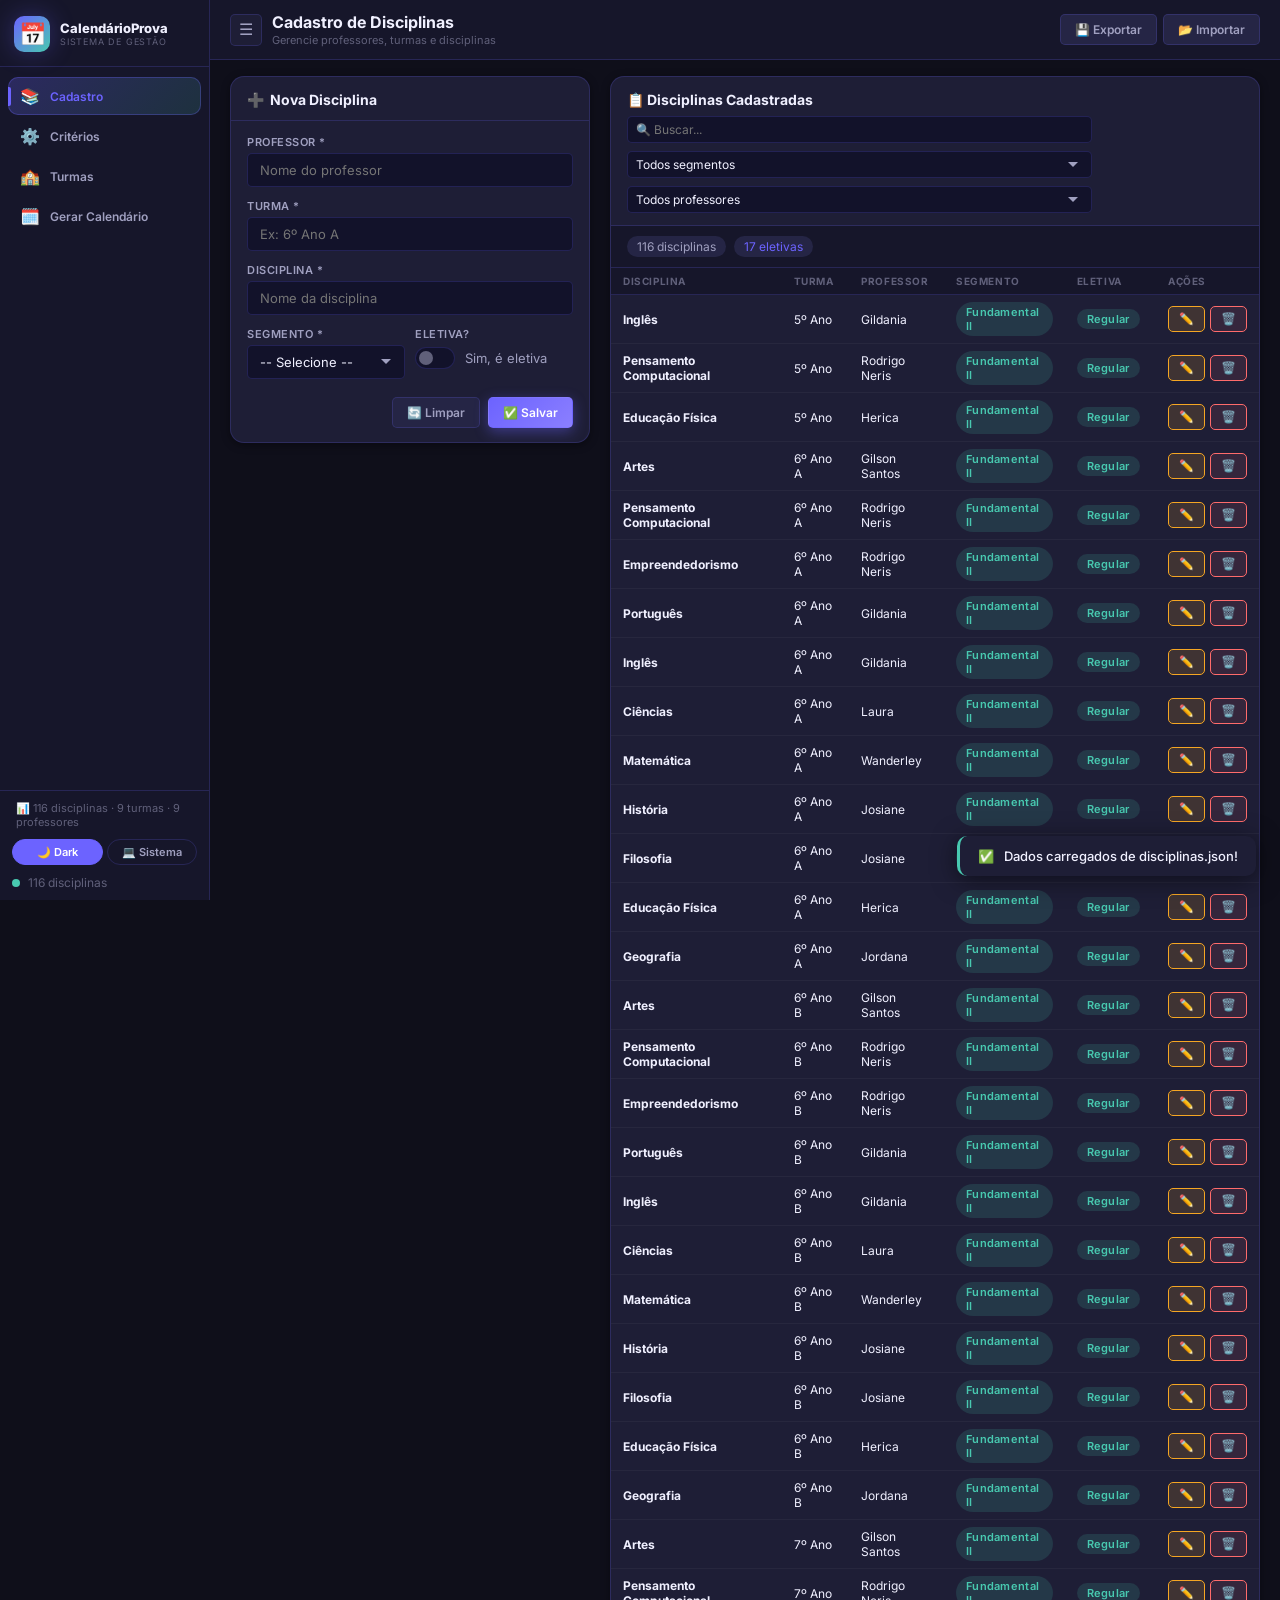
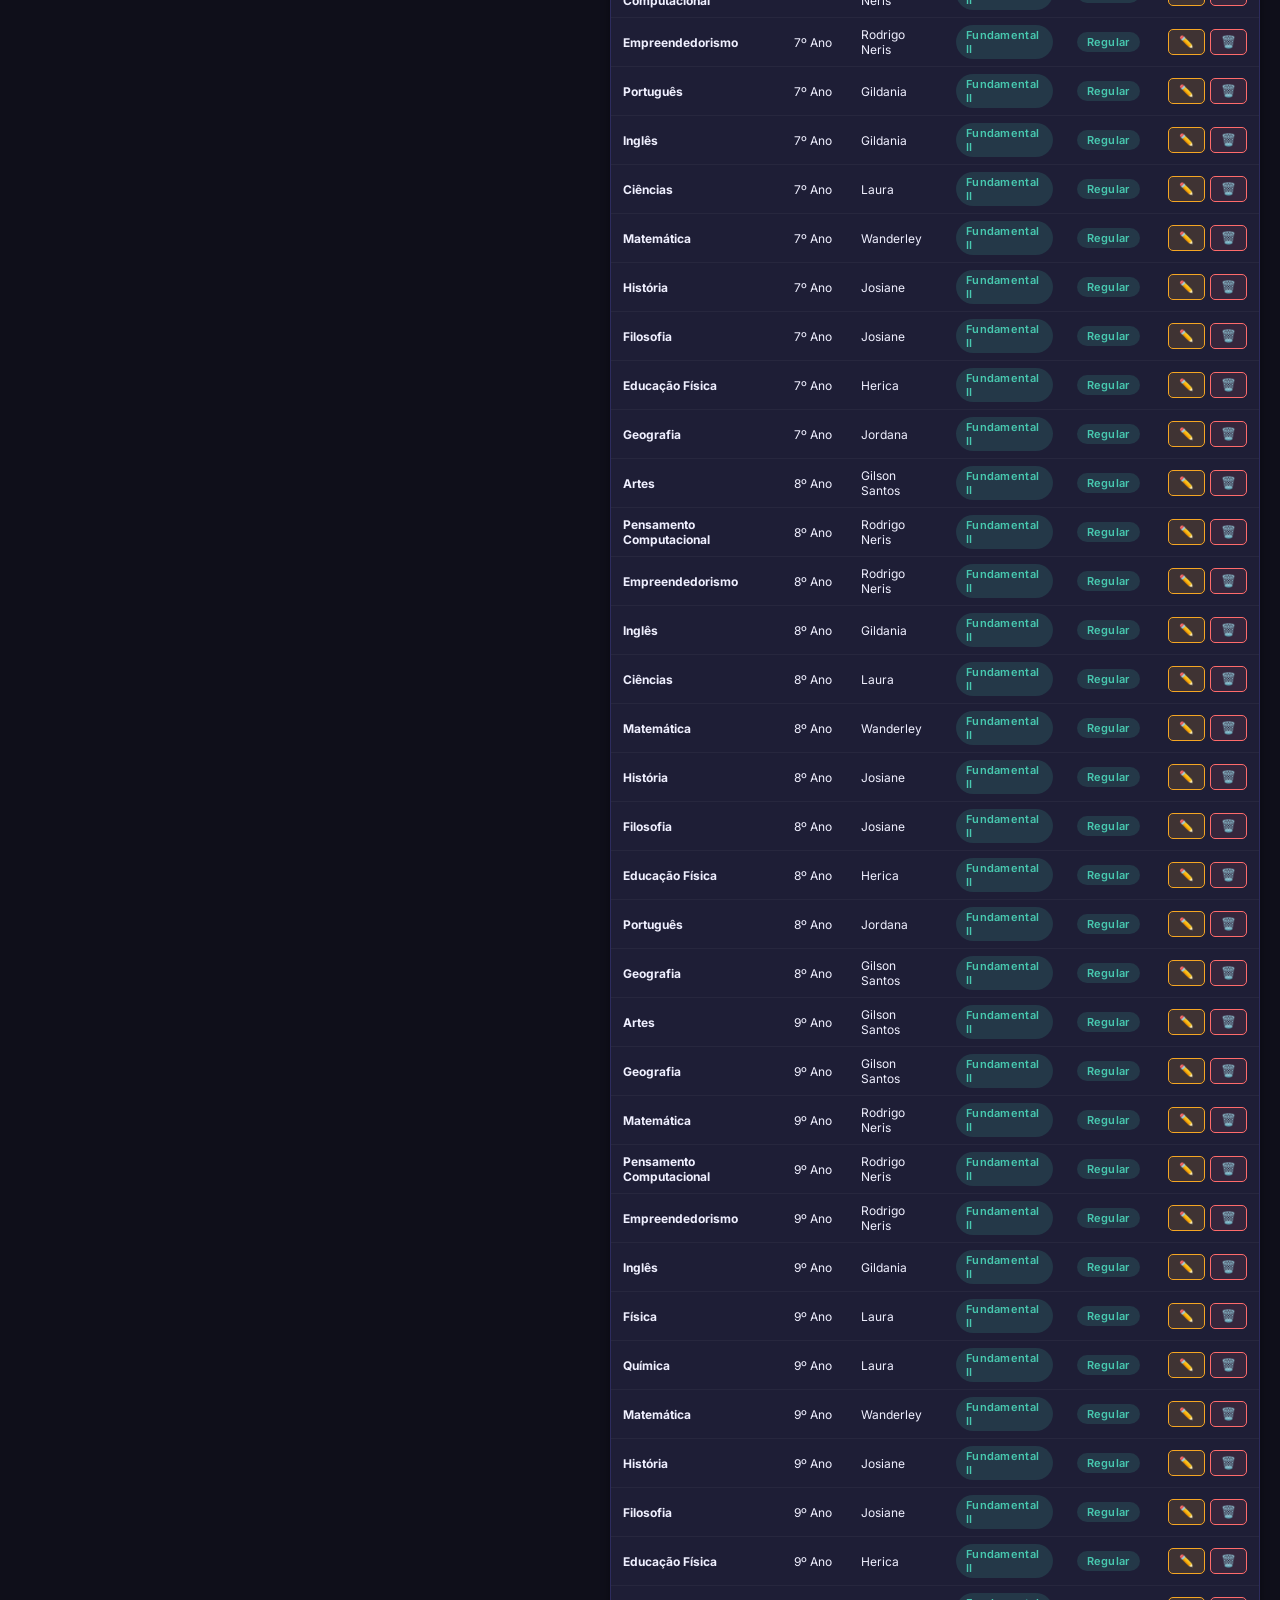
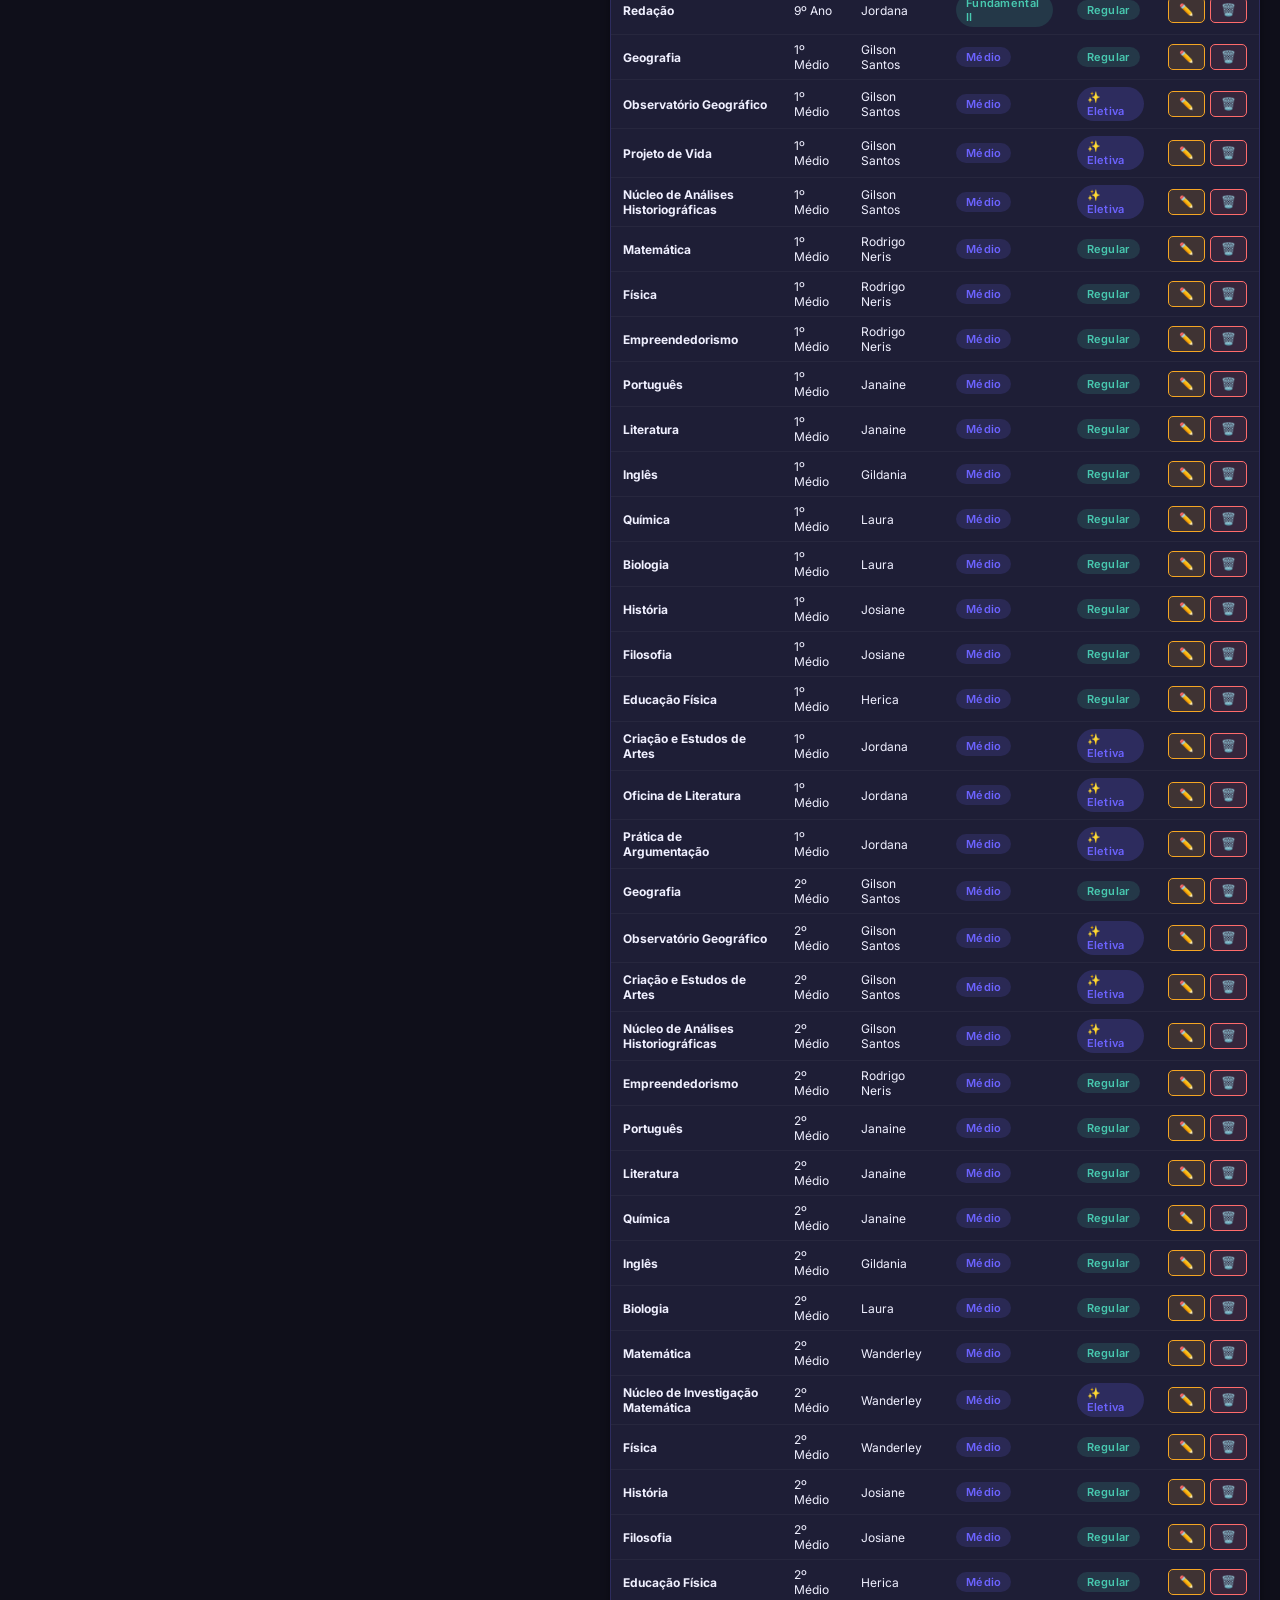
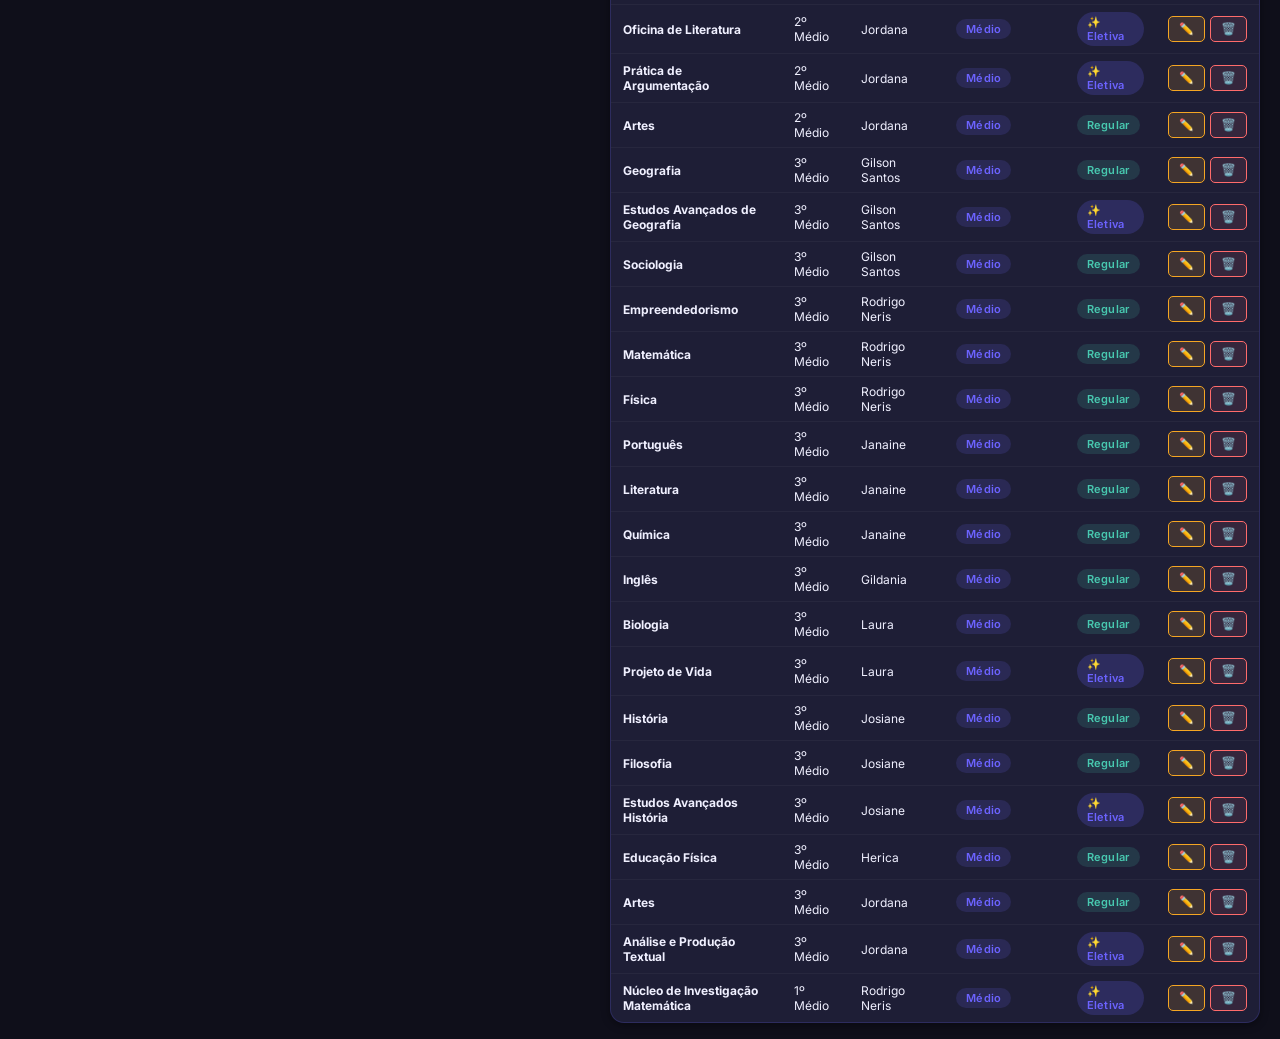
<file: index.html>
<!DOCTYPE html>
<html lang="pt-BR">
<head>
  <meta charset="UTF-8" />
  <meta name="viewport" content="width=device-width, initial-scale=1.0" />
  <title>Calendário de Provas – Sistema de Gestão</title>
  <meta name="description" content="Sistema de gestão e geração automática de calendário de provas escolares por turma, disciplina e professor." />
  <link rel="preconnect" href="https://fonts.googleapis.com" />
  <link href="https://fonts.googleapis.com/css2?family=Inter:wght@300;400;500;600;700;800&display=swap" rel="stylesheet" />
  <link rel="stylesheet" href="style.css" />
</head>
<body>

<!-- ===== TOAST NOTIFICATIONS ===== -->
<div id="toast-container"></div>

<!-- ===== SIDEBAR ===== -->
<aside class="sidebar" id="sidebar">
  <div class="sidebar-brand">
    <div class="brand-icon">📅</div>
    <div class="brand-text">
      <span class="brand-title">CalendárioProva</span>
      <span class="brand-sub">Sistema de Gestão</span>
    </div>
  </div>
  <nav class="sidebar-nav">
    <button class="nav-item active" data-tab="cadastro" onclick="switchTab('cadastro')">
      <span class="nav-icon">📚</span>
      <span class="nav-label">Cadastro</span>
    </button>
    <button class="nav-item" data-tab="criterios" onclick="switchTab('criterios')">
      <span class="nav-icon">⚙️</span>
      <span class="nav-label">Critérios</span>
    </button>
    <button class="nav-item" data-tab="turmas" onclick="switchTab('turmas')">
      <span class="nav-icon">🏫</span>
      <span class="nav-label">Turmas</span>
    </button>
    <button class="nav-item" data-tab="calendario" onclick="switchTab('calendario')">
      <span class="nav-icon">🗓️</span>
      <span class="nav-label">Gerar Calendário</span>
    </button>
  </nav>
  <div class="sidebar-footer">
    <div class="sidebar-disc-count" id="sidebar-disc-count" style="font-size:11px;color:var(--text-muted);margin-bottom:10px;padding:0 4px"></div>
    <div class="theme-toggle" style="display:flex;gap:4px;margin-bottom:10px">
      <button class="seg-btn active" id="theme-dark" onclick="setTheme('dark')" style="flex:1;font-size:11px;padding:5px 8px">🌙 Dark</button>
      <button class="seg-btn" id="theme-system" onclick="setTheme('system')" style="flex:1;font-size:11px;padding:5px 8px">💻 Sistema</button>
    </div>
    <div class="data-status" id="data-status">
      <span class="status-dot"></span>
      <span id="status-text">Carregando dados...</span>
    </div>
  </div>
</aside>

<!-- ===== MAIN CONTENT ===== -->
<main class="main-content">

  <!-- HEADER -->
  <header class="page-header">
    <div class="header-left">
      <button class="menu-toggle" onclick="toggleSidebar()" title="Menu">☰</button>
      <div>
        <h1 id="page-title" class="page-title">Cadastro de Disciplinas</h1>
        <p id="page-desc" class="page-desc">Gerencie professores, turmas e disciplinas</p>
      </div>
    </div>
    <div class="header-actions">
      <button class="btn btn-ghost" onclick="exportData()" title="Exportar dados">💾 Exportar</button>
      <button class="btn btn-ghost" onclick="importData()" title="Importar dados">📂 Importar</button>
      <input type="file" id="import-file" accept=".json" style="display:none" onchange="handleImport(event)" />
    </div>
  </header>

  <!-- ===================== TAB: CADASTRO ===================== -->
  <section class="tab-content active" id="tab-cadastro">
    <div class="content-grid">

      <!-- FORM CARD -->
      <div class="card form-card">
        <div class="card-header">
          <h2 class="card-title">
            <span id="form-mode-icon">➕</span>
            <span id="form-mode-label">Nova Disciplina</span>
          </h2>
        </div>
        <div class="card-body">
          <form id="form-disciplina" onsubmit="salvarDisciplina(event)">
            <input type="hidden" id="edit-id" value="" />

            <div class="form-group">
              <label class="form-label">Professor *</label>
              <div class="input-with-btn">
                <input type="text" id="inp-professor" class="form-input" placeholder="Nome do professor" list="list-professores" required autocomplete="off" />
                <datalist id="list-professores"></datalist>
              </div>
            </div>

            <div class="form-group">
              <label class="form-label">Turma *</label>
              <div class="input-with-btn">
                <input type="text" id="inp-turma" class="form-input" placeholder="Ex: 6º Ano A" list="list-turmas" required autocomplete="off" />
                <datalist id="list-turmas"></datalist>
              </div>
            </div>

            <div class="form-group">
              <label class="form-label">Disciplina *</label>
              <input type="text" id="inp-disciplina" class="form-input" placeholder="Nome da disciplina" required autocomplete="off" />
            </div>

            <div class="form-row">
              <div class="form-group">
                <label class="form-label">Segmento *</label>
                <select id="inp-segmento" class="form-select" required>
                  <option value="">-- Selecione --</option>
                  <option value="Fundamental I">Fundamental I</option>
                  <option value="Fundamental II">Fundamental II</option>
                  <option value="Médio">Médio</option>
                </select>
              </div>
              <div class="form-group">
                <label class="form-label">Eletiva?</label>
                <div class="toggle-group">
                  <label class="toggle-label">
                    <input type="checkbox" id="inp-eletiva" class="toggle-input" />
                    <span class="toggle-slider"></span>
                    <span class="toggle-text">Sim, é eletiva</span>
                  </label>
                </div>
              </div>
            </div>

            <div class="form-actions">
              <button type="button" class="btn btn-ghost" onclick="limparFormCadastro()">🔄 Limpar</button>
              <button type="submit" class="btn btn-primary" id="btn-salvar">✅ Salvar</button>
            </div>
          </form>
        </div>
      </div>

      <!-- LIST CARD -->
      <div class="card list-card">
        <div class="card-header">
          <h2 class="card-title">📋 Disciplinas Cadastradas</h2>
          <div class="card-filters">
            <input type="text" id="filtro-busca" class="form-input small" placeholder="🔍 Buscar..." oninput="filtrarDisciplinas()" />
            <select id="filtro-segmento" class="form-select small" onchange="filtrarDisciplinas()">
              <option value="">Todos segmentos</option>
              <option value="Fundamental I">Fund. I</option>
              <option value="Fundamental II">Fund. II</option>
              <option value="Médio">Médio</option>
            </select>
            <select id="filtro-professor" class="form-select small" onchange="filtrarDisciplinas()">
              <option value="">Todos professores</option>
            </select>
          </div>
        </div>
        <div class="card-body no-padding">
          <div class="stats-bar">
            <span class="stat-badge" id="total-badge">0 disciplinas</span>
            <span class="stat-badge eletiva" id="eletiva-badge">0 eletivas</span>
          </div>
          <div class="table-wrapper">
            <table class="data-table" id="tabela-disciplinas">
              <thead>
                <tr>
                  <th>Disciplina</th>
                  <th>Turma</th>
                  <th>Professor</th>
                  <th>Segmento</th>
                  <th>Eletiva</th>
                  <th>Ações</th>
                </tr>
              </thead>
              <tbody id="tbody-disciplinas">
                <tr><td colspan="6" class="empty-row">Carregando...</td></tr>
              </tbody>
            </table>
          </div>
        </div>
      </div>

    </div>
  </section>

  <!-- ===================== TAB: CRITÉRIOS ===================== -->
  <section class="tab-content" id="tab-criterios">
    <div class="criterios-grid">

      <!-- Disponibilidade de Professores -->
      <div class="card">
        <div class="card-header">
          <h2 class="card-title">👩‍🏫 Disponibilidade dos Professores</h2>
          <p class="card-subtitle">Defina quais dias da semana cada professor está na escola</p>
        </div>
        <div class="card-body" id="disponibilidade-container">
          <!-- Gerado por JS -->
        </div>
      </div>

      <!-- Preferências de Disciplinas -->
      <div class="card">
        <div class="card-header">
          <h2 class="card-title">⭐ Preferências de Disciplinas</h2>
          <p class="card-subtitle">Prioridade, ordem de aplicação e dias preferidos</p>
        </div>
        <div class="card-body">
          <div class="pref-filter-bar">
            <input type="text" id="pref-busca" class="form-input small" placeholder="🔍 Buscar disciplina..." oninput="filtrarPreferencias()" />
            <select id="pref-turma-filter" class="form-select small" onchange="filtrarPreferencias()">
              <option value="">Todas as turmas</option>
            </select>
          </div>
          <div class="table-wrapper" style="max-height:420px">
            <table class="data-table" id="tabela-preferencias">
              <thead>
                <tr>
                  <th>Disciplina</th>
                  <th>Turma</th>
                  <th>Prioridade</th>
                  <th>Ordem</th>
                  <th>Dia Fixo</th>
                </tr>
              </thead>
              <tbody id="tbody-preferencias"></tbody>
            </table>
          </div>
        </div>
      </div>

      <!-- Configuração Geral -->
      <div class="card">
        <div class="card-header">
          <h2 class="card-title">🔧 Configuração Geral</h2>
        </div>
        <div class="card-body">
          <div class="config-grid">
            <div class="form-group">
              <label class="form-label">Máximo de provas por dia (padrão)</label>
              <input type="number" id="config-max-provas" class="form-input" value="2" min="1" max="5" onchange="salvarConfig()" />
              <small class="form-hint">Pode ser ajustado por turma na aba Turmas</small>
            </div>
            <div class="form-group">
              <label class="form-label">Intervalo mínimo entre provas (dias)</label>
              <input type="number" id="config-intervalo" class="form-input" value="1" min="0" max="5" onchange="salvarConfig()" />
            </div>
            <div class="form-group">
              <label class="form-label">Incluir fins de semana?</label>
              <div class="toggle-group">
                <label class="toggle-label">
                  <input type="checkbox" id="config-fds" class="toggle-input" onchange="salvarConfig()" />
                  <span class="toggle-slider"></span>
                  <span class="toggle-text">Permitir provas nos fins de semana</span>
                </label>
              </div>
            </div>
          </div>
          <div class="form-group" style="margin-top:16px">
            <label class="form-label">🚫 Datas bloqueadas (feriados, eventos)</label>
            <div class="blocked-dates-manager">
              <div class="blocked-input-row">
                <input type="date" id="nova-data-bloqueada" class="form-input" />
                <input type="text" id="motivo-data-bloqueada" class="form-input" placeholder="Motivo (opcional)" />
                <button class="btn btn-secondary" onclick="adicionarDataBloqueada()">+ Adicionar</button>
              </div>
              <ul class="blocked-dates-list" id="blocked-dates-list"></ul>
            </div>
          </div>
          <button class="btn btn-primary" style="margin-top:12px" onclick="salvarConfig()">💾 Salvar Configurações</button>
        </div>
      </div>

    </div>
  </section>

  <!-- ===================== TAB: TURMAS ===================== -->
  <section class="tab-content" id="tab-turmas">
    <div class="turmas-layout">

      <!-- Painel esquerdo: seleção de turmas -->
      <div class="card turmas-panel">
        <div class="card-header">
          <h2 class="card-title">🏫 Turmas no Calendário</h2>
          <p class="card-subtitle">Defina quais turmas participam do quadro de provas</p>
        </div>
        <div class="card-body">
          <div class="segmento-filter">
            <button class="seg-btn active" onclick="filtrarTurmasPorSegmento('todos', this)">Todos</button>
            <button class="seg-btn" onclick="filtrarTurmasPorSegmento('Fundamental I', this)">Fund. I</button>
            <button class="seg-btn" onclick="filtrarTurmasPorSegmento('Fundamental II', this)">Fund. II</button>
            <button class="seg-btn" onclick="filtrarTurmasPorSegmento('Médio', this)">Médio</button>
          </div>
          <div class="turmas-actions-row">
            <button class="btn btn-ghost small" onclick="selecionarTodasTurmas(true)">✅ Selec. todos</button>
            <button class="btn btn-ghost small" onclick="selecionarTodasTurmas(false)">❌ Desmarcar todos</button>
          </div>
          <div id="turmas-checkboxes" class="turmas-checkboxes"></div>
        </div>
      </div>

      <!-- Painel direito: configuração por turma -->
      <div class="card turmas-config-panel">
        <div class="card-header">
          <h2 class="card-title">⚙️ Configuração por Turma</h2>
          <p class="card-subtitle">Personalize o comportamento de cada turma</p>
        </div>
        <div class="card-body" id="turma-config-list">
          <div class="empty-state">
            <div class="empty-icon">🏫</div>
            <p>Selecione turmas ao lado para configurar</p>
          </div>
        </div>
      </div>

    </div>

    <!-- Disciplinas por turma -->
    <div class="card turma-disciplinas-card" style="margin-top:20px">
      <div class="card-header">
        <h2 class="card-title">📋 Disciplinas por Turma</h2>
        <select id="turma-disc-view" class="form-select small" onchange="renderDisciplinasTurma()">
          <option value="">-- Selecione uma turma --</option>
        </select>
      </div>
      <div class="card-body" id="disciplinas-turma-body">
        <div class="empty-state"><div class="empty-icon">📚</div><p>Selecione uma turma acima</p></div>
      </div>
    </div>

  </section>

  <!-- ===================== TAB: CALENDÁRIO ===================== -->
  <section class="tab-content" id="tab-calendario">

    <!-- Painel de Geração -->
    <div class="cal-top-panel">
      <div class="card cal-config-card">
        <div class="card-header">
          <h2 class="card-title">🗓️ Gerar Calendário de Provas</h2>
          <p class="card-subtitle">Configure o período e clique em Gerar</p>
        </div>
        <div class="card-body">
          <div class="cal-form-row">
            <div class="form-group">
              <label class="form-label">📅 Data Inicial</label>
              <input type="date" id="cal-data-inicio" class="form-input cal-date" />
            </div>
            <div class="form-group">
              <label class="form-label">📅 Data Final</label>
              <input type="date" id="cal-data-fim" class="form-input cal-date" />
            </div>
            <div class="form-group">
              <label class="form-label">Turmas incluídas</label>
              <div class="turmas-summary" id="turmas-summary">—</div>
            </div>
          </div>
          <div class="cal-actions">
            <button class="btn btn-ghost" onclick="abrirCalendarioSalvo()">📂 Abrir Calendário</button>
            <button class="btn btn-secondary" onclick="limparCalendario()">🗑️ Limpar</button>
            <button class="btn btn-primary large" onclick="gerarCalendario()" id="btn-gerar">
              <span class="btn-icon">⚡</span> Gerar Calendário Automático
            </button>
          </div>
        </div>
      </div>
    </div>

    <!-- Resultado -->
    <div id="calendario-resultado" style="display:none">
      <div class="cal-result-header">
        <h2 class="result-title">📊 Calendário Gerado</h2>
        <div class="result-actions">
          <button class="btn btn-ghost" onclick="verificarConflitosProcesso()" style="color:var(--brand-accent);border-color:rgba(255,107,107,.3)">⚠️ Verificar Conflitos</button>
          <button class="btn btn-ghost" onclick="salvarCalendarioDrive()">☁️ Salvar no Drive</button>
          <button class="btn btn-ghost" onclick="exportarCalendarioCSV()">⬇️ Exportar CSV</button>
          <button class="btn btn-ghost" onclick="exportarCalendarioWord()">📄 Exportar Word (.docx)</button>
        </div>
      </div>

      <!-- Tabs internas do calendário -->
      <div class="cal-view-tabs">
        <button class="cal-tab active" onclick="mudarVisualizacao('grid', this)">📅 Visão Calendário</button>
        <button class="cal-tab" onclick="mudarVisualizacao('lista', this)">📋 Visão por Turma</button>
        <button class="cal-tab" onclick="mudarVisualizacao('professor', this)">👩‍🏫 Visão por Professor</button>
      </div>

      <div id="cal-view-grid" class="cal-view active">
        <div id="calendario-grid"></div>
      </div>
      <div id="cal-view-lista" class="cal-view">
        <div id="calendario-lista"></div>
      </div>
      <div id="cal-view-professor" class="cal-view">
        <div id="calendario-professor"></div>
      </div>
    </div>

    <!-- ===== PAINEL: DISCIPLINAS NÃO ALOCADAS ===== -->
    <div id="painel-nao-couberam" class="nao-couberam-painel" style="display:none;margin-top:24px">
      <div class="nao-couberam-header">
        <div class="nao-couberam-title">
          ⚠️ Disciplinas Fora do Período
          <span class="nao-count-badge" id="nao-couberam-count">0</span>
        </div>
        <p class="nao-couberam-desc">
          Estas disciplinas não couberam no período definido. Escolha uma data e adicione uma observação para inseri-las manualmente.
          Caso outro professor aplique, anote no campo de observação.
        </p>
      </div>
      <div class="table-wrapper" style="max-height:420px">
        <table class="data-table">
          <thead>
            <tr>
              <th>Tipo</th>
              <th>Disciplina</th>
              <th>Turma</th>
              <th>Professor</th>
              <th>Motivo</th>
              <th>📅 Data Manual</th>
              <th>📝 Observação</th>
              <th>Ação</th>
            </tr>
          </thead>
          <tbody id="tbody-nao-couberam"></tbody>
        </table>
      </div>
    </div>

  </section>

</main>


<!-- ===== MODAL: CONFIRMAÇÃO ===== -->
<div class="modal-overlay" id="modal-confirm" onclick="fecharModal('modal-confirm')">
  <div class="modal-box" onclick="event.stopPropagation()">
    <div class="modal-icon" id="modal-icon">⚠️</div>
    <h3 class="modal-title" id="modal-title">Confirmar ação</h3>
    <p class="modal-body" id="modal-body">Tem certeza?</p>
    <div class="modal-actions">
      <button class="btn btn-ghost" onclick="fecharModal('modal-confirm')">Cancelar</button>
      <button class="btn btn-danger" id="modal-confirm-btn">Confirmar</button>
    </div>
  </div>
</div>

<!-- ===== MODAL: AGENDA DO PROFESSOR ===== -->
<div class="modal-overlay" id="modal-agenda-prof" onclick="fecharModal('modal-agenda-prof')">
  <div class="modal-box wide" onclick="event.stopPropagation()" style="max-width:640px">
    <h3 class="modal-title" id="agenda-prof-title">👩‍🏫 Agenda do Professor</h3>
    <p id="agenda-prof-desc" style="color:var(--text-muted);font-size:13px;margin-bottom:12px"></p>
    <div class="table-wrapper" style="max-height:380px">
      <table class="data-table">
        <thead>
          <tr>
            <th>Data</th>
            <th>Dia</th>
            <th>Turma</th>
            <th>Disciplina</th>
            <th>Tipo</th>
          </tr>
        </thead>
        <tbody id="agenda-prof-tbody"></tbody>
      </table>
    </div>
    <div class="modal-actions" style="margin-top:12px">
      <button class="btn btn-ghost" onclick="fecharModal('modal-agenda-prof')">Fechar</button>
    </div>
  </div>
</div>

<!-- ===== MODAL: ABRIR CALENDÁRIO ===== -->
<div class="modal-overlay" id="modal-abrir-cal" onclick="fecharModal('modal-abrir-cal')">
  <div class="modal-box wide" onclick="event.stopPropagation()">
    <h3 class="modal-title">☁️ Abrir Calendário do Drive</h3>

    <!-- Lista de arquivos do Drive -->
    <div id="drive-files-list" style="margin-bottom:16px;max-height:260px;overflow-y:auto;border:1px solid var(--border-color);border-radius:var(--radius-md)">
      <div style="text-align:center;padding:20px;color:var(--text-muted)">
        <span class="spinner"></span> Aguardando conexão...
      </div>
    </div>

    <div style="display:flex;align-items:center;gap:10px;margin:12px 0">
      <div style="flex:1;height:1px;background:var(--border-color)"></div>
      <span style="font-size:12px;color:var(--text-muted)">ou carregar arquivo local</span>
      <div style="flex:1;height:1px;background:var(--border-color)"></div>
    </div>

    <div class="upload-area" onclick="document.getElementById('cal-file-input').click()">
      <div class="upload-icon">📁</div>
      <p>Clique para selecionar arquivo .json</p>
      <small>Arquivo de calendário exportado anteriormente</small>
    </div>
    <input type="file" id="cal-file-input" accept=".json" style="display:none" onchange="carregarCalendarioArquivo(event)" />

    <div class="modal-actions" style="margin-top:12px">
      <button class="btn btn-ghost small" onclick="listarCalendariosDrive()">🔄 Atualizar lista</button>
      <button class="btn btn-ghost" onclick="fecharModal('modal-abrir-cal')">Fechar</button>
    </div>
  </div>
</div>


<script src="app.js"></script>
</body>
</html>
</file>
<file: style.css>
/* =============================================
   CALENDÁRIO DE PROVAS – STYLE SYSTEM
   ============================================= */

/* ---- DESIGN TOKENS ---- */
:root {
  --brand-primary:   #6C63FF;
  --brand-secondary: #48C9B0;
  --brand-accent:    #FF6B6B;
  --brand-gold:      #F5A623;

  --bg-base:    #0F0F1A;
  --bg-surface: #16162A;
  --bg-card:    #1E1E36;
  --bg-hover:   #252545;
  --bg-input:   #12122A;

  --text-primary:   #F0F0FF;
  --text-secondary: #A0A0C0;
  --text-muted:     #60607A;

  --border-color: rgba(108,99,255,.2);
  --border-focus: rgba(108,99,255,.7);

  --shadow-sm:  0 2px 8px rgba(0,0,0,.4);
  --shadow-md:  0 4px 24px rgba(0,0,0,.5);
  --shadow-lg:  0 8px 48px rgba(0,0,0,.6);
  --shadow-glow:0 0 24px rgba(108,99,255,.3);

  --radius-sm: 5px;
  --radius-md: 10px;
  --radius-lg: 14px;

  --transition: 0.22s cubic-bezier(.4,0,.2,1);

  --sidebar-w: 210px;
}

/* ---- LIGHT MODE (system) ---- */
html.light {
  --bg-base:    #F4F6FA;
  --bg-surface: #FFFFFF;
  --bg-card:    #FFFFFF;
  --bg-hover:   #EEF0F6;
  --bg-input:   #F0F2F8;

  --text-primary:   #1A1A2E;
  --text-secondary: #555570;
  --text-muted:     #8888A0;

  --border-color: rgba(108,99,255,.12);
  --border-focus: rgba(108,99,255,.5);

  --shadow-sm:  0 1px 4px rgba(0,0,0,.08);
  --shadow-md:  0 2px 12px rgba(0,0,0,.1);
  --shadow-lg:  0 4px 24px rgba(0,0,0,.12);
  --shadow-glow:0 0 12px rgba(108,99,255,.15);
}

/* ---- RESET & BASE ---- */
*, *::before, *::after { box-sizing: border-box; margin: 0; padding: 0; }
html { scroll-behavior: smooth; }
body {
  font-family: 'Inter', sans-serif;
  background: var(--bg-base);
  color: var(--text-primary);
  min-height: 100vh;
  display: flex;
  overflow-x: hidden;
  font-size: 13px;
}

/* ---- SCROLLBAR ---- */
::-webkit-scrollbar { width: 6px; height: 6px; }
::-webkit-scrollbar-track { background: var(--bg-base); }
::-webkit-scrollbar-thumb { background: var(--brand-primary); border-radius: 3px; }

/* =============================================
   SIDEBAR
   ============================================= */
.sidebar {
  width: var(--sidebar-w);
  background: var(--bg-surface);
  border-right: 1px solid var(--border-color);
  display: flex;
  flex-direction: column;
  position: fixed;
  top: 0; left: 0;
  height: 100vh;
  z-index: 200;
  transition: transform var(--transition);
}
.sidebar.collapsed { transform: translateX(-100%); }

.sidebar-brand {
  display: flex;
  align-items: center;
  gap: 10px;
  padding: 16px 14px 14px;
  border-bottom: 1px solid var(--border-color);
}
.brand-icon {
  font-size: 22px;
  background: linear-gradient(135deg, var(--brand-primary), var(--brand-secondary));
  width: 36px; height: 36px;
  border-radius: var(--radius-md);
  display: flex; align-items: center; justify-content: center;
  box-shadow: var(--shadow-glow);
}
.brand-title { font-weight: 800; font-size: 13px; line-height: 1.2; color: var(--text-primary); display: block; }
.brand-sub   { font-size: 9px; color: var(--text-muted); text-transform: uppercase; letter-spacing: .8px; display: block; }

.sidebar-nav {
  flex: 1;
  padding: 10px 8px;
  display: flex;
  flex-direction: column;
  gap: 2px;
  overflow-y: auto;
}
.nav-item {
  width: 100%;
  display: flex;
  align-items: center;
  gap: 10px;
  padding: 9px 12px;
  border: none;
  background: transparent;
  color: var(--text-secondary);
  border-radius: var(--radius-md);
  cursor: pointer;
  transition: all var(--transition);
  text-align: left;
  font-size: 13px;
  font-weight: 500;
  font-family: inherit;
  position: relative;
}
.nav-item:hover {
  background: var(--bg-hover);
  color: var(--text-primary);
}
.nav-item.active {
  background: linear-gradient(135deg, rgba(108,99,255,.25), rgba(72,201,176,.15));
  color: var(--brand-primary);
  box-shadow: inset 0 0 0 1px rgba(108,99,255,.3);
}
.nav-item.active::before {
  content: '';
  position: absolute;
  left: 0; top: 25%; bottom: 25%;
  width: 3px;
  background: var(--brand-primary);
  border-radius: 0 2px 2px 0;
}
.nav-icon { font-size: 16px; }
.nav-label { font-weight: 600; font-size: 12px; }

.sidebar-footer {
  padding: 10px 12px;
  border-top: 1px solid var(--border-color);
}
.data-status {
  display: flex;
  align-items: center;
  gap: 8px;
  font-size: 12px;
  color: var(--text-muted);
}
.status-dot {
  width: 8px; height: 8px;
  border-radius: 50%;
  background: var(--brand-gold);
  animation: pulse 2s infinite;
}
.status-dot.ok { background: var(--brand-secondary); animation: none; }
.status-dot.err { background: var(--brand-accent); animation: none; }

@keyframes pulse { 0%,100%{opacity:1}50%{opacity:.4} }

/* =============================================
   MAIN CONTENT
   ============================================= */
.main-content {
  flex: 1;
  margin-left: var(--sidebar-w);
  min-height: 100vh;
  display: flex;
  flex-direction: column;
  transition: margin var(--transition);
}
.main-content.full { margin-left: 0; }

/* ---- HEADER ---- */
.page-header {
  display: flex;
  align-items: center;
  justify-content: space-between;
  padding: 12px 20px;
  background: var(--bg-surface);
  border-bottom: 1px solid var(--border-color);
  position: sticky; top: 0;
  z-index: 100;
  backdrop-filter: blur(12px);
}
.header-left { display: flex; align-items: center; gap: 10px; }
.menu-toggle {
  background: var(--bg-card);
  border: 1px solid var(--border-color);
  color: var(--text-secondary);
  width: 32px; height: 32px;
  border-radius: var(--radius-sm);
  cursor: pointer;
  font-size: 16px;
  display: flex; align-items: center; justify-content: center;
  transition: all var(--transition);
}
.menu-toggle:hover { background: var(--bg-hover); color: var(--text-primary); }
.page-title { font-size: 16px; font-weight: 700; }
.page-desc  { font-size: 11px; color: var(--text-muted); margin-top: 1px; }
.header-actions { display: flex; gap: 6px; }

/* ---- TAB CONTENT ---- */
.tab-content {
  display: none;
  padding: 16px 20px;
  flex: 1;
  animation: fadeIn .25s ease;
}
.tab-content.active { display: block; }
@keyframes fadeIn { from{opacity:0;transform:translateY(6px)} to{opacity:1;transform:none} }

/* =============================================
   CARDS
   ============================================= */
.card {
  background: var(--bg-card);
  border: 1px solid var(--border-color);
  border-radius: var(--radius-lg);
  overflow: hidden;
  box-shadow: var(--shadow-sm);
  transition: box-shadow var(--transition);
}
.card:hover { box-shadow: var(--shadow-md); }

.card-header {
  padding: 14px 16px 12px;
  border-bottom: 1px solid var(--border-color);
  display: flex;
  align-items: flex-start;
  justify-content: space-between;
  flex-wrap: wrap;
  gap: 8px;
}
.card-title {
  font-size: 14px;
  font-weight: 700;
  display: flex;
  align-items: center;
  gap: 6px;
}
.card-subtitle { font-size: 11px; color: var(--text-muted); margin-top: 3px; }
.card-body { padding: 14px 16px; }
.card-body.no-padding { padding: 0; }
.card-filters { display: flex; gap: 8px; flex-wrap: wrap; align-items: center; }

/* =============================================
   FORMS
   ============================================= */
.form-group { margin-bottom: 12px; }
.form-row { display: grid; grid-template-columns: 1fr 1fr; gap: 10px; }
.form-label {
  display: block;
  font-size: 11px;
  font-weight: 600;
  color: var(--text-secondary);
  margin-bottom: 4px;
  text-transform: uppercase;
  letter-spacing: .5px;
}
.form-input, .form-select {
  width: 100%;
  padding: 8px 12px;
  background: var(--bg-input);
  border: 1px solid var(--border-color);
  border-radius: var(--radius-sm);
  color: var(--text-primary);
  font-size: 13px;
  font-family: inherit;
  transition: border-color var(--transition), box-shadow var(--transition);
  outline: none;
}
.form-input:focus, .form-select:focus {
  border-color: var(--border-focus);
  box-shadow: 0 0 0 3px rgba(108,99,255,.15);
}
.form-input.small, .form-select.small {
  padding: 5px 8px;
  font-size: 12px;
}
.form-hint { font-size: 10px; color: var(--text-muted); margin-top: 3px; display: block; }
.form-select { appearance: none; background-image: url("data:image/svg+xml,%3Csvg xmlns='http://www.w3.org/2000/svg' width='12' height='12' viewBox='0 0 12 12'%3E%3Cpath fill='%23A0A0C0' d='M6 8L1 3h10z'/%3E%3C/svg%3E"); background-repeat: no-repeat; background-position: right 12px center; }
.form-actions { display: flex; gap: 8px; justify-content: flex-end; margin-top: 6px; }

.input-with-btn { display: flex; gap: 8px; }
.input-with-btn .form-input { flex: 1; }

/* TOGGLE */
.toggle-group { margin-top: 6px; }
.toggle-label { display: flex; align-items: center; gap: 10px; cursor: pointer; }
.toggle-input { display: none; }
.toggle-slider {
  width: 40px; height: 22px;
  background: var(--bg-input);
  border: 1px solid var(--border-color);
  border-radius: 11px;
  position: relative;
  transition: background var(--transition);
  flex-shrink: 0;
}
.toggle-slider::after {
  content: '';
  position: absolute;
  top: 3px; left: 3px;
  width: 14px; height: 14px;
  background: var(--text-muted);
  border-radius: 50%;
  transition: all var(--transition);
}
.toggle-input:checked + .toggle-slider { background: var(--brand-primary); border-color: var(--brand-primary); }
.toggle-input:checked + .toggle-slider::after { transform: translateX(18px); background: #fff; }
.toggle-text { font-size: 13px; color: var(--text-secondary); }

/* =============================================
   BUTTONS
   ============================================= */
.btn {
  display: inline-flex;
  align-items: center;
  gap: 5px;
  padding: 7px 14px;
  border: 1px solid transparent;
  border-radius: var(--radius-sm);
  font-size: 12px;
  font-weight: 600;
  font-family: inherit;
  cursor: pointer;
  transition: all var(--transition);
  white-space: nowrap;
  text-decoration: none;
}
.btn:active { transform: scale(.96); }
.btn.small { padding: 5px 10px; font-size: 11px; }
.btn.large { padding: 10px 20px; font-size: 13px; }

.btn-primary {
  background: linear-gradient(135deg, var(--brand-primary), #8B7FFF);
  color: #fff;
  box-shadow: 0 4px 14px rgba(108,99,255,.4);
}
.btn-primary:hover { transform: translateY(-1px); box-shadow: 0 6px 20px rgba(108,99,255,.5); }

.btn-secondary {
  background: rgba(72,201,176,.15);
  color: var(--brand-secondary);
  border-color: rgba(72,201,176,.3);
}
.btn-secondary:hover { background: rgba(72,201,176,.25); }

.btn-ghost {
  background: var(--bg-hover);
  color: var(--text-secondary);
  border-color: var(--border-color);
}
.btn-ghost:hover { color: var(--text-primary); background: rgba(255,255,255,.08); }

.btn-danger {
  background: rgba(255,107,107,.15);
  color: var(--brand-accent);
  border-color: rgba(255,107,107,.3);
}
.btn-danger:hover { background: rgba(255,107,107,.25); }

.btn-icon { font-size: 16px; }
.btn-edit { background: rgba(245,166,35,.15); color: var(--brand-gold); border-color: rgba(245,166,35,.3); padding: 5px 10px; font-size: 12px; border-radius: 5px; border: 1px solid; cursor: pointer; transition: all var(--transition); }
.btn-edit:hover { background: rgba(245,166,35,.25); }
.btn-del  { background: rgba(255,107,107,.1); color: var(--brand-accent); border-color: rgba(255,107,107,.2); padding: 5px 10px; font-size: 12px; border-radius: 5px; border: 1px solid; cursor: pointer; transition: all var(--transition); }
.btn-del:hover { background: rgba(255,107,107,.22); }

/* =============================================
   TABLES
   ============================================= */
.table-wrapper { overflow-x: auto; overflow-y: auto; }
.data-table {
  width: 100%;
  border-collapse: separate;
  border-spacing: 0;
  font-size: 12px;
}
.data-table th {
  background: var(--bg-surface);
  color: var(--text-muted);
  font-size: 10px;
  text-transform: uppercase;
  letter-spacing: .6px;
  padding: 7px 12px;
  text-align: left;
  position: sticky; top: 0; z-index: 2;
  border-bottom: 1px solid var(--border-color);
}
.data-table td {
  padding: 7px 12px;
  border-bottom: 1px solid rgba(255,255,255,.04);
  vertical-align: middle;
}
.data-table tbody tr {
  transition: background var(--transition);
  cursor: default;
}
.data-table tbody tr:hover { background: var(--bg-hover); }
.data-table tbody tr:last-child td { border-bottom: none; }
.empty-row { text-align: center; color: var(--text-muted); padding: 30px !important; }

/* BADGES */
.badge {
  display: inline-flex;
  align-items: center;
  padding: 3px 10px;
  border-radius: 20px;
  font-size: 11px;
  font-weight: 600;
  letter-spacing: .3px;
}
.badge-eletiva  { background: rgba(108,99,255,.2); color: var(--brand-primary); }
.badge-regular  { background: rgba(72,201,176,.15); color: var(--brand-secondary); }
.badge-fi       { background: rgba(245,166,35,.15); color: var(--brand-gold); }
.badge-fii      { background: rgba(72,201,176,.15); color: var(--brand-secondary); }
.badge-medio    { background: rgba(108,99,255,.15); color: var(--brand-primary); }

.stats-bar {
  display: flex;
  gap: 8px;
  padding: 10px 16px;
  border-bottom: 1px solid var(--border-color);
  background: var(--bg-surface);
}
.stat-badge {
  font-size: 12px;
  color: var(--text-secondary);
  background: var(--bg-hover);
  padding: 3px 10px;
  border-radius: 20px;
}
.stat-badge.eletiva { color: var(--brand-primary); }

/* =============================================
   LAYOUT GRIDS
   ============================================= */
.content-grid {
  display: grid;
  grid-template-columns: 360px 1fr;
  gap: 20px;
  align-items: start;
}
.criterios-grid {
  display: grid;
  grid-template-columns: 1fr 1fr;
  gap: 20px;
}
.criterios-grid > .card:last-child {
  grid-column: 1 / -1;
}
.turmas-layout {
  display: grid;
  grid-template-columns: 280px 1fr;
  gap: 20px;
}

/* =============================================
   DISPONIBILIDADE
   ============================================= */
.prof-availability {
  display: flex;
  align-items: center;
  justify-content: space-between;
  padding: 12px 0;
  border-bottom: 1px solid var(--border-color);
  flex-wrap: wrap;
  gap: 8px;
}
.prof-availability:last-child { border-bottom: none; }
.prof-name { font-size: 13px; font-weight: 600; min-width: 120px; }
.days-grid { display: flex; gap: 6px; flex-wrap: wrap; }
.day-check {
  display: flex;
  flex-direction: column;
  align-items: center;
  gap: 3px;
}
.day-check input[type=checkbox] { display: none; }
.day-chip {
  width: 34px; height: 34px;
  border-radius: 50%;
  border: 1.5px solid var(--border-color);
  background: var(--bg-input);
  display: flex; align-items: center; justify-content: center;
  font-size: 10px; font-weight: 700;
  color: var(--text-muted);
  cursor: pointer;
  transition: all var(--transition);
  user-select: none;
}
.day-check input:checked + .day-chip {
  background: var(--brand-primary);
  border-color: var(--brand-primary);
  color: #fff;
  box-shadow: 0 2px 8px rgba(108,99,255,.4);
}

/* =============================================
   PREFERÊNCIAS
   ============================================= */
.pref-filter-bar { display: flex; gap: 8px; margin-bottom: 12px; }
.pref-select { padding: 4px 8px; background: var(--bg-input); border: 1px solid var(--border-color); color: var(--text-primary); border-radius: 5px; font-size: 12px; cursor: pointer; }
.pref-select.active { background: var(--brand-primary); border-color: var(--brand-primary); color: #fff; }
td .form-input, td .form-select { padding: 5px 8px; font-size: 12px; margin: 0; }

/* =============================================
   TURMAS
   ============================================= */
.segmento-filter {
  display: flex;
  gap: 6px;
  margin-bottom: 12px;
  flex-wrap: wrap;
}
.seg-btn {
  padding: 6px 14px;
  border-radius: 20px;
  border: 1px solid var(--border-color);
  background: transparent;
  color: var(--text-secondary);
  font-size: 12px;
  font-weight: 600;
  cursor: pointer;
  transition: all var(--transition);
  font-family: inherit;
}
.seg-btn:hover { background: var(--bg-hover); color: var(--text-primary); }
.seg-btn.active { background: var(--brand-primary); border-color: var(--brand-primary); color: #fff; }

.turmas-actions-row { display: flex; gap: 6px; margin-bottom: 12px; }
.turmas-checkboxes {
  display: flex;
  flex-direction: column;
  gap: 4px;
  max-height: 400px;
  overflow-y: auto;
}
.turma-check-item {
  display: flex;
  align-items: center;
  gap: 10px;
  padding: 10px 12px;
  border-radius: var(--radius-sm);
  cursor: pointer;
  transition: background var(--transition);
  border: 1px solid transparent;
}
.turma-check-item:hover { background: var(--bg-hover); }
.turma-check-item.selected { background: rgba(108,99,255,.12); border-color: rgba(108,99,255,.25); }
.turma-check-item input[type=checkbox] { accent-color: var(--brand-primary); width: 16px; height: 16px; cursor: pointer; }
.turma-check-label { font-size: 13px; font-weight: 500; flex: 1; }
.turma-seg-tag { font-size: 10px; color: var(--text-muted); }

.turma-config-item {
  border: 1px solid var(--border-color);
  border-radius: var(--radius-md);
  padding: 14px;
  margin-bottom: 10px;
}
.turma-config-title { font-size: 13px; font-weight: 700; margin-bottom: 10px; }
.turma-config-row { display: flex; align-items: center; justify-content: space-between; gap: 10px; margin-top: 8px; }
.turma-config-row label { font-size: 12px; color: var(--text-secondary); }

/* =============================================
   CALENDÁRIO
   ============================================= */
.cal-top-panel { margin-bottom: 20px; }
.cal-form-row {
  display: grid;
  grid-template-columns: auto auto 1fr;
  gap: 16px;
  align-items: start;
}
.cal-date { min-width: 160px; }
.cal-actions { display: flex; gap: 10px; justify-content: flex-end; margin-top: 16px; flex-wrap: wrap; }

.cal-result-header {
  display: flex;
  align-items: center;
  justify-content: space-between;
  margin-bottom: 16px;
  flex-wrap: wrap;
  gap: 10px;
}
.result-title { font-size: 18px; font-weight: 700; }
.result-actions { display: flex; gap: 8px; flex-wrap: wrap; }

.cal-view-tabs {
  display: flex;
  gap: 4px;
  margin-bottom: 16px;
  background: var(--bg-card);
  padding: 6px;
  border-radius: var(--radius-md);
  border: 1px solid var(--border-color);
  width: fit-content;
}
.cal-tab {
  padding: 8px 16px;
  border: none;
  background: transparent;
  color: var(--text-muted);
  border-radius: var(--radius-sm);
  cursor: pointer;
  font-size: 13px;
  font-weight: 600;
  font-family: inherit;
  transition: all var(--transition);
}
.cal-tab:hover { color: var(--text-primary); background: var(--bg-hover); }
.cal-tab.active { background: var(--brand-primary); color: #fff; }

.cal-view { display: none; }
.cal-view.active { display: block; }

/* GRID CALENDAR */
.cal-month-section { margin-bottom: 28px; }
.cal-month-title {
  font-size: 14px;
  font-weight: 700;
  color: var(--brand-secondary);
  margin-bottom: 10px;
  text-transform: uppercase;
  letter-spacing: .8px;
}
.cal-week-grid {
  display: grid;
  grid-template-columns: repeat(7, 1fr);
  gap: 4px;
}
.cal-day-header {
  text-align: center;
  font-size: 11px;
  font-weight: 700;
  color: var(--text-muted);
  padding: 6px;
  text-transform: uppercase;
  letter-spacing: .5px;
}
.cal-day {
  min-height: 80px;
  background: var(--bg-card);
  border: 1px solid var(--border-color);
  border-radius: var(--radius-sm);
  padding: 6px;
  transition: all var(--transition);
}
.cal-day:hover { border-color: rgba(108,99,255,.4); box-shadow: var(--shadow-sm); }
.cal-day.outside { opacity: .25; }
.cal-day.today { border-color: var(--brand-primary); box-shadow: 0 0 0 1px rgba(108,99,255,.3); }
.cal-day.weekend { background: rgba(255,255,255,.02); }
.cal-day.blocked { background: rgba(255,107,107,.06); border-color: rgba(255,107,107,.2); }
.cal-day-num { font-size: 11px; font-weight: 700; color: var(--text-muted); margin-bottom: 4px; }
.cal-day.today .cal-day-num { color: var(--brand-primary); }
.cal-provas-list { display: flex; flex-direction: column; gap: 2px; }
.cal-prova-chip {
  font-size: 9px;
  padding: 2px 6px;
  border-radius: 3px;
  white-space: nowrap;
  overflow: hidden;
  text-overflow: ellipsis;
  max-width: 100%;
  font-weight: 600;
  cursor: default;
}
.chip-matematica  { background: rgba(72,201,176,.25); color: #48C9B0; }
.chip-portugues   { background: rgba(245,166,35,.25);  color: #F5A623; }
.chip-historia    { background: rgba(108,99,255,.25);  color: #6C63FF; }
.chip-ciencias    { background: rgba(77,255,128,.2);   color: #4DFF80; }
.chip-ingles      { background: rgba(255,107,107,.2);  color: #FF6B6B; }
.chip-default     { background: rgba(160,160,192,.15); color: #A0A0C0; }

/* LISTA POR TURMA */
.turma-cal-section {
  background: var(--bg-card);
  border: 1px solid var(--border-color);
  border-radius: var(--radius-lg);
  margin-bottom: 16px;
  overflow: hidden;
}
.turma-cal-header {
  display: flex;
  align-items: center;
  justify-content: space-between;
  padding: 14px 18px;
  background: linear-gradient(135deg, rgba(108,99,255,.15), rgba(72,201,176,.1));
  border-bottom: 1px solid var(--border-color);
  cursor: pointer;
  user-select: none;
}
.turma-cal-name { font-size: 14px; font-weight: 700; }
.turma-cal-count { font-size: 12px; color: var(--text-muted); }
.turma-cal-body { padding: 0; }
.turma-cal-body .data-table th,.turma-cal-body .data-table td { padding: 8px 14px; }

/* TURMAS SUMMARY */
.turmas-summary {
  font-size: 12px;
  color: var(--text-muted);
  background: var(--bg-input);
  padding: 10px 12px;
  border-radius: var(--radius-sm);
  border: 1px solid var(--border-color);
  line-height: 1.6;
  max-height: 80px;
  overflow-y: auto;
}

/* CONFIG GRID */
.config-grid { display: grid; grid-template-columns: 1fr 1fr; gap: 14px; }

/* BLOCKED DATES */
.blocked-dates-manager { display: flex; flex-direction: column; gap: 8px; }
.blocked-input-row { display: flex; gap: 8px; flex-wrap: wrap; }
.blocked-input-row .form-input { flex: 1; min-width: 120px; }
.blocked-dates-list { list-style: none; display: flex; flex-direction: column; gap: 4px; max-height: 150px; overflow-y: auto; }
.blocked-date-item {
  display: flex;
  align-items: center;
  justify-content: space-between;
  padding: 6px 10px;
  background: rgba(255,107,107,.1);
  border: 1px solid rgba(255,107,107,.2);
  border-radius: 6px;
  font-size: 12px;
}
.blocked-date-rm { background: none; border: none; color: var(--brand-accent); cursor: pointer; font-size: 14px; }

/* =============================================
   MODALS
   ============================================= */
.modal-overlay {
  display: none;
  position: fixed; inset: 0;
  background: rgba(0,0,0,.7);
  backdrop-filter: blur(6px);
  z-index: 1000;
  align-items: center;
  justify-content: center;
}
.modal-overlay.open { display: flex; }
.modal-box {
  background: var(--bg-card);
  border: 1px solid var(--border-color);
  border-radius: var(--radius-lg);
  padding: 32px;
  max-width: 420px;
  width: 90%;
  box-shadow: var(--shadow-lg);
  animation: modalIn .2s ease;
}
.modal-box.wide { max-width: 520px; }
@keyframes modalIn { from{opacity:0;transform:scale(.94)} to{opacity:1;transform:none} }
.modal-icon { font-size: 40px; text-align: center; margin-bottom: 12px; }
.modal-title { font-size: 18px; font-weight: 700; text-align: center; margin-bottom: 8px; }
.modal-body { font-size: 14px; color: var(--text-secondary); text-align: center; margin-bottom: 24px; }
.modal-actions { display: flex; gap: 10px; justify-content: center; }

/* UPLOAD AREA */
.upload-area {
  border: 2px dashed var(--border-color);
  border-radius: var(--radius-md);
  padding: 32px;
  text-align: center;
  cursor: pointer;
  transition: all var(--transition);
  margin-bottom: 16px;
}
.upload-area:hover { border-color: var(--brand-primary); background: rgba(108,99,255,.06); }
.upload-icon { font-size: 36px; margin-bottom: 8px; }
.upload-area p { font-size: 14px; color: var(--text-secondary); }
.upload-area small { font-size: 12px; color: var(--text-muted); }

/* =============================================
   TOAST
   ============================================= */
#toast-container {
  position: fixed;
  bottom: 24px; right: 24px;
  z-index: 9999;
  display: flex;
  flex-direction: column;
  gap: 8px;
}
.toast {
  display: flex;
  align-items: center;
  gap: 10px;
  padding: 12px 18px;
  border-radius: var(--radius-md);
  font-size: 13px;
  font-weight: 500;
  max-width: 340px;
  box-shadow: var(--shadow-md);
  animation: toastIn .3s ease;
  border-left: 3px solid;
}
.toast.success { background: var(--bg-card); border-color: var(--brand-secondary); color: var(--text-primary); }
.toast.error   { background: var(--bg-card); border-color: var(--brand-accent);     color: var(--text-primary); }
.toast.info    { background: var(--bg-card); border-color: var(--brand-primary);    color: var(--text-primary); }
.toast.warning { background: var(--bg-card); border-color: var(--brand-gold);       color: var(--text-primary); }
@keyframes toastIn  { from{opacity:0;transform:translateX(20px)} to{opacity:1;transform:none} }
@keyframes toastOut { to{opacity:0;transform:translateX(20px)} }

/* =============================================
   EMPTY STATES
   ============================================= */
.empty-state {
  text-align: center;
  padding: 40px 20px;
  color: var(--text-muted);
}
.empty-icon { font-size: 40px; margin-bottom: 10px; opacity: .5; }
.empty-state p { font-size: 14px; }

/* =============================================
   LOADING SPINNER
   ============================================= */
.spinner {
  width: 20px; height: 20px;
  border: 2px solid var(--bg-hover);
  border-top-color: var(--brand-primary);
  border-radius: 50%;
  animation: spin .8s linear infinite;
  display: inline-block;
}
@keyframes spin { to { transform: rotate(360deg); } }

/* =============================================
   DISCIPLINE VIEW IN TURMA
   ============================================= */
.disc-tag {
  display: inline-flex;
  align-items: center;
  gap: 5px;
  padding: 4px 12px;
  border-radius: 20px;
  font-size: 12px;
  background: var(--bg-hover);
  border: 1px solid var(--border-color);
  margin: 3px;
}
.disc-tag.ativa { background: rgba(108,99,255,.15); border-color: rgba(108,99,255,.3); color: var(--brand-primary); }
.disc-tag.inativa { opacity: .45; }
.disc-toggle { cursor: pointer; font-size: 12px; }

/* =============================================
   PAINEL: DISCIPLINAS NÃO ALOCADAS
   ============================================= */
.nao-couberam-painel {
  background: var(--bg-card);
  border: 1.5px solid rgba(245,166,35,.35);
  border-radius: var(--radius-lg);
  overflow: hidden;
  box-shadow: 0 0 24px rgba(245,166,35,.1);
}
.nao-couberam-header {
  background: linear-gradient(135deg, rgba(245,166,35,.15), rgba(255,107,107,.1));
  padding: 18px 22px 14px;
  border-bottom: 1px solid rgba(245,166,35,.25);
}
.nao-couberam-title {
  font-size: 15px;
  font-weight: 700;
  color: var(--brand-gold);
  display: flex;
  align-items: center;
  gap: 10px;
  margin-bottom: 6px;
}
.nao-count-badge {
  background: var(--brand-gold);
  color: #000;
  font-size: 11px;
  font-weight: 800;
  padding: 2px 8px;
  border-radius: 10px;
}
.nao-couberam-desc {
  font-size: 12px;
  color: var(--text-secondary);
  line-height: 1.5;
}
.nao-couberam-row td { background: rgba(245,166,35,.04); }
.nao-couberam-row:hover td { background: rgba(245,166,35,.09); }

/* Linha manual (inserida manualmente) — destaque no calendário */
.chip-manual {
  background: rgba(245,166,35,.25);
  color: var(--brand-gold);
  border: 1px solid rgba(245,166,35,.4);
}


.drive-file-item {
  display: flex;
  align-items: center;
  gap: 12px;
  padding: 12px 16px;
  cursor: pointer;
  transition: background var(--transition);
  border-bottom: 1px solid var(--border-color);
}
.drive-file-item:last-child { border-bottom: none; }
.drive-file-item:hover { background: var(--bg-hover); }
.drive-file-icon { font-size: 22px; flex-shrink: 0; }
.drive-file-info { flex: 1; }
.drive-file-name { font-size: 13px; font-weight: 600; color: var(--text-primary); }
.drive-file-date { font-size: 11px; color: var(--text-muted); margin-top: 2px; }
.drive-file-btn {
  font-size: 12px;
  color: var(--brand-primary);
  font-weight: 600;
  white-space: nowrap;
  opacity: .7;
  transition: opacity var(--transition);
}
.drive-file-item:hover .drive-file-btn { opacity: 1; }

/* =============================================
   RESPONSIVE
   ============================================= */
@media (max-width: 1100px) {
  .content-grid { grid-template-columns: 1fr; }
  .criterios-grid { grid-template-columns: 1fr; }
  .turmas-layout { grid-template-columns: 1fr; }
  .config-grid { grid-template-columns: 1fr; }
}
@media (max-width: 768px) {
  :root { --sidebar-w: 0px; }
  .sidebar { transform: translateX(-100%); --sidebar-w: 240px; }
  .sidebar.open { transform: translateX(0); }
  .main-content { margin-left: 0 !important; }
  .page-header { padding: 14px 16px; }
  .tab-content { padding: 14px 16px; }
  .cal-form-row { grid-template-columns: 1fr; }
  .form-row { grid-template-columns: 1fr; }
}

/* =============================================
   PRIORITY BADGES
   ============================================= */
.priority-alta   { color: #FF6B6B; font-weight:700; }
.priority-media  { color: #F5A623; font-weight:700; }
.priority-baixa  { color: #A0A0C0; font-weight:600; }

/* Calendar nav for professor view */
.prof-cal-block {
  background: var(--bg-card);
  border: 1px solid var(--border-color);
  border-radius: var(--radius-lg);
  margin-bottom: 16px;
  overflow: hidden;
}
.prof-cal-header {
  padding: 12px 18px;
  background: linear-gradient(135deg, rgba(72,201,176,.15), rgba(108,99,255,.1));
  border-bottom: 1px solid var(--border-color);
  font-weight: 700; font-size: 14px;
}

/* Tooltip */
[data-tooltip] { position: relative; }
[data-tooltip]:hover::after {
  content: attr(data-tooltip);
  position: absolute;
  bottom: calc(100% + 6px);
  left: 50%; transform: translateX(-50%);
  background: var(--bg-surface);
  border: 1px solid var(--border-color);
  color: var(--text-primary);
  font-size: 11px;
  padding: 5px 10px;
  border-radius: 6px;
  white-space: nowrap;
  pointer-events: none;
  z-index: 9999;
  box-shadow: var(--shadow-sm);
}

/* =============================================
   MOVE BUTTONS (reorder exams)
   ============================================= */
.btn-move {
  background: var(--bg-hover);
  border: 1px solid var(--border-color);
  color: var(--text-muted);
  width: 24px; height: 22px;
  border-radius: 4px;
  cursor: pointer;
  font-size: 10px;
  display: flex; align-items: center; justify-content: center;
  transition: all var(--transition);
  padding: 0;
  font-family: inherit;
}
.btn-move:hover:not(:disabled) {
  background: var(--brand-primary);
  color: #fff;
  border-color: var(--brand-primary);
}
.btn-move:disabled {
  opacity: .25;
  cursor: not-allowed;
}
</file>
